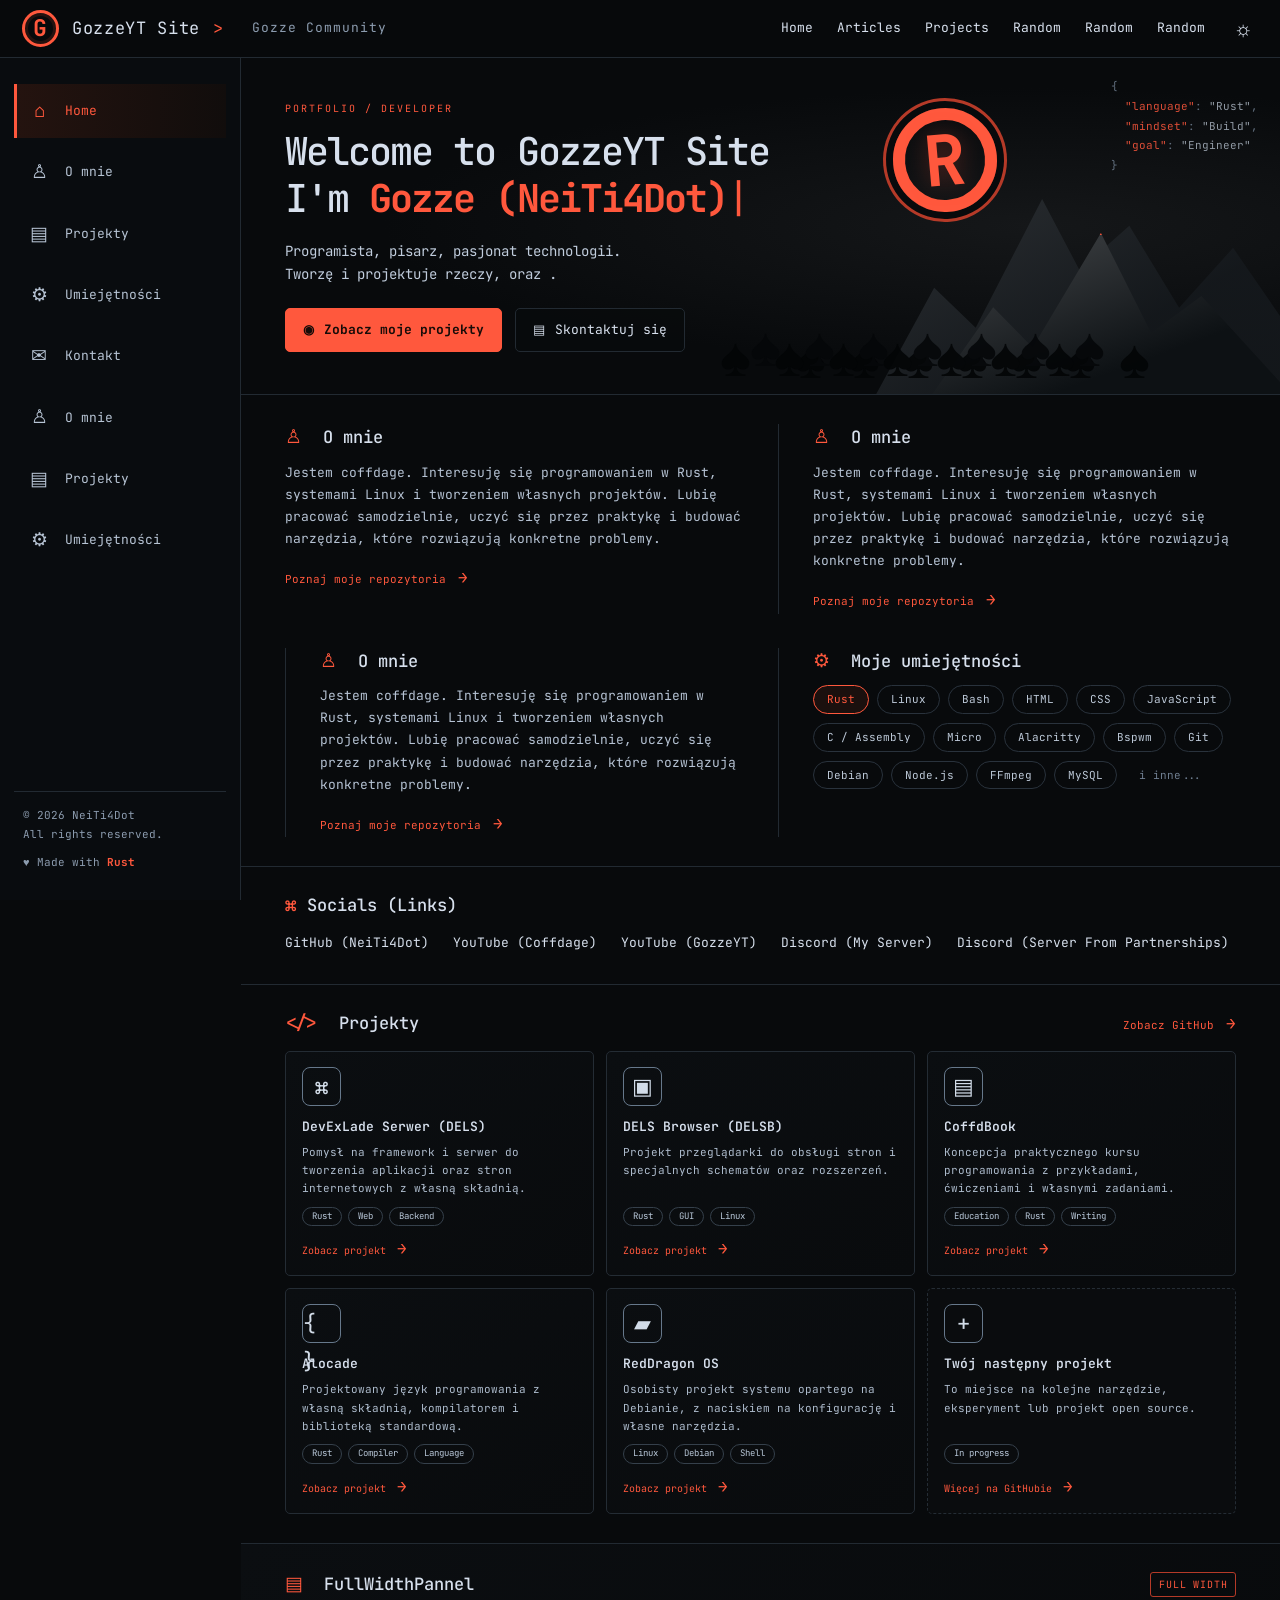
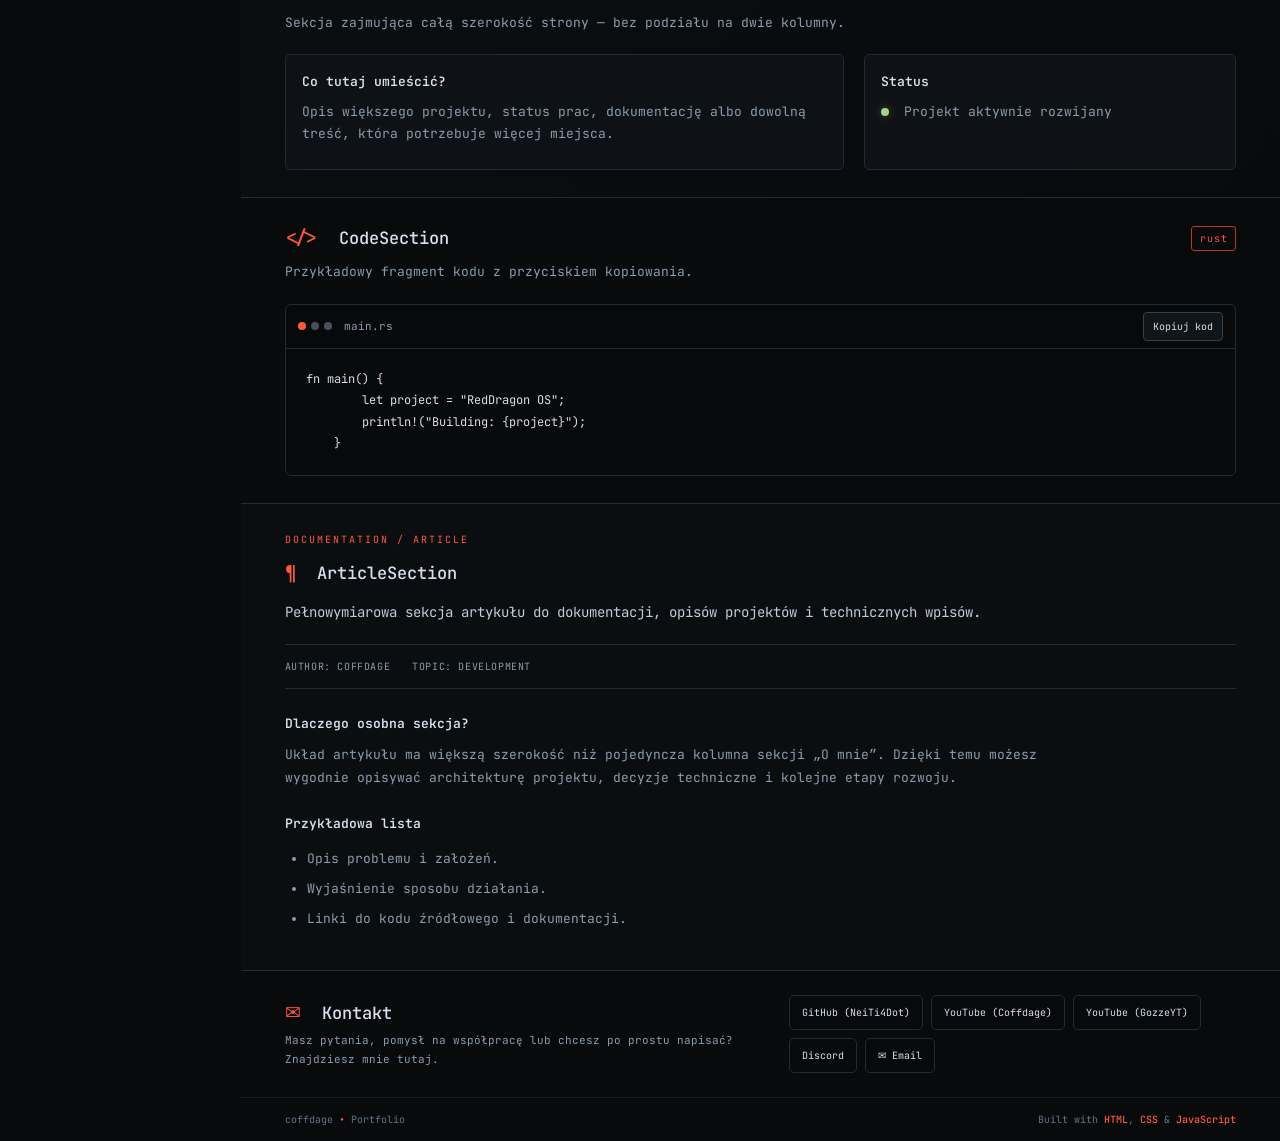
<file: docs/index.html>
<!doctype html>
<html lang="pl">
<head>
  <meta charset="utf-8">
  <meta name="viewport" content="width=device-width, initial-scale=1">
  <meta name="theme-color" content="#080a0c">
  <meta name="description" content="coffdage — Rust developer, Linux enthusiast and creator of independent software projects.">
  <title>GozzyYT Homepage</title>
  <link rel="stylesheet" href="styles.css">
</head>
<body>
  <header class="topbar">
    <a class="brand" href="#home" aria-label="coffdage — strona główna">
      <span class="rust-mark" aria-hidden="true">G</span><span>GozzeYT Site</span><span class="prompt">&gt;</span>
    </a>
    <span class="tagline">Gozze Community</span>
    <nav class="social-nav" aria-label="Linki społecznościowe">
      <a href="index.html" rel="noreferrer"><span>Home</span></a>
      <a href="sites/articles/index.html" rel="noreferrer"><span>Articles</span></a>
      <a href="sites/projects/index.html" rel="noreferrer"><span>Projects</span></a>
      <a href="" rel="noreferrer"><span>Random</span></a>
      <a href="" rel="noreferrer"><span>Random</span></a>
      <a href="" rel="noreferrer"><span>Random</span></a>
      <button class="theme-toggle" id="themeToggle" aria-label="Przełącz motyw" title="Przełącz motyw">☼</button>
      <button class="menu-toggle" id="menuToggle" aria-label="Otwórz menu" aria-expanded="false">☰</button>
    </nav>
  </header>

  <aside class="sidebar" id="sidebar">
    <nav class="side-nav" aria-label="Nawigacja">
      <a class="active" href="#home"><span>⌂</span> Home</a>
      <a href="#about"><span>♙</span> O mnie</a>
      <a href="#projects"><span>▤</span> Projekty</a>
      <a href="#skills"><span>⚙</span> Umiejętności</a>
      <a href="#contact"><span>✉</span> Kontakt</a>
      <a href="#about"><span>♙</span> O mnie</a>
      <a href="#projects"><span>▤</span> Projekty</a>
      <a href="#skills"><span>⚙</span> Umiejętności</a>
    </nav>
    <footer class="sidebar-footer">
      <p>© <span id="year"></span> NeiTi4Dot<br>All rights reserved.</p>
      <p>♥ Made with <b>Rust</b></p>
    </footer>
  </aside>

  <main>
    <section class="hero" id="home">
      <div class="hero-copy">
        <p class="eyebrow">PORTFOLIO / DEVELOPER</p>
        <h1>Welcome to GozzeYT Site<br> I'm <span class="hero-name">Gozze (NeiTi4Dot)</span><span class="caret">|</span></h1>
        <p class="hero-subtitle">Programista, pisarz, pasjonat technologii.<br>Tworzę i projektuje rzeczy, oraz .</p>
        <div class="hero-actions">
          <a class="button button-primary" href="#projects"><span>◉</span> Zobacz moje projekty</a>
          <a class="button button-secondary" href="#contact"><span>▤</span> Skontaktuj się</a>
        </div>
      </div>
      <div class="hero-art" aria-hidden="true">
        <div class="code-float">{<br>&nbsp; <i>"language"</i>: <b>"Rust"</b>,<br>&nbsp; <i>"mindset"</i>: <b>"Build"</b>,<br>&nbsp; <i>"goal"</i>: <b>"Engineer"</b><br>}</div>
        <div class="rust-emblem">R</div>
        <div class="mountain mountain-back"></div>
        <div class="mountain mountain-front"></div>
        <div class="forest">♠　♠　♠　♠　♠　♠　♠</div>
      </div>
    </section>

    <section class="overview">
      <article class="about-block" id="about">
        <h2><span class="section-icon">♙</span> O mnie</h2>
        <p>Jestem coffdage. Interesuję się programowaniem w Rust, systemami Linux i tworzeniem własnych projektów. Lubię pracować samodzielnie, uczyć się przez praktykę i budować narzędzia, które rozwiązują konkretne problemy.</p>
        <a class="text-link" href="https://github.com/coffdage" target="_blank" rel="noreferrer">Poznaj moje repozytoria <span>→</span></a>
      </article>

      <article class="about-block" id="about">
        <h2><span class="section-icon">♙</span> O mnie</h2>
        <p>Jestem coffdage. Interesuję się programowaniem w Rust, systemami Linux i tworzeniem własnych projektów. Lubię pracować samodzielnie, uczyć się przez praktykę i budować narzędzia, które rozwiązują konkretne problemy.</p>
        <a class="text-link" href="https://github.com/coffdage" target="_blank" rel="noreferrer">Poznaj moje repozytoria <span>→</span></a>
      </article>

      <article class="about-block" id="about">
        <h2><span class="section-icon">♙</span> O mnie</h2>
        <p>Jestem coffdage. Interesuję się programowaniem w Rust, systemami Linux i tworzeniem własnych projektów. Lubię pracować samodzielnie, uczyć się przez praktykę i budować narzędzia, które rozwiązują konkretne problemy.</p>
        <a class="text-link" href="https://github.com/coffdage" target="_blank" rel="noreferrer">Poznaj moje repozytoria <span>→</span></a>
      </article>
      
      <article class="skills-block" id="skills">
        <h2><span class="section-icon">⚙</span> Moje umiejętności</h2>
        <div class="skill-list">
          <span class="skill rust">Rust</span><span class="skill">Linux</span><span class="skill">Bash</span>
          <span class="skill">HTML</span><span class="skill">CSS</span><span class="skill">JavaScript</span>
          <span class="skill">C / Assembly</span><span class="skill">Micro</span><span class="skill">Alacritty</span>
          <span class="skill">Bspwm</span><span class="skill">Git</span><span class="skill">Debian</span>
          <span class="skill">Node.js</span><span class="skill">FFmpeg</span><span class="skill">MySQL</span>
          <span class="skill more-skills">i inne...</span>
        </div>
      </article>
    </section>

    <section class="projects-section" id="projects">
      <div class="section-heading">
        <h2><span class="section-icon">⌘</span>Socials (Links)</h2>
      </div>
      <nav class="social-nav" aria-label="Linki społecznościowe">
        <a href="https://github.com/coffdage" target="_blank" rel="noreferrer"><span>GitHub (NeiTi4Dot)</span></a>
        <a href="https://youtube.com/@coffdage" target="_blank" rel="noreferrer"><span>YouTube (Coffdage)</span></a>
        <a href="https://youtube.com/@GozzeYT" target="_blank" rel="noreferrer"><span>YouTube (GozzeYT)</span></a>
        <a href="https://discord.gg/Fu5HmcG9Us" target="_blank" rel="noreferrer"><span>Discord (My Server)</span></a>
        <a href="https://discord.gg/Wr8bBkdBAF" target="_blank" rel="noreferrer"><span>Discord (Server From Partnerships)</span></a>
      </nav>
    </section>

    <section class="projects-section" id="projects">
      <div class="section-heading">
        <h2><span class="section-icon">&lt;/&gt;</span> Projekty</h2>
        <a class="text-link" href="https://github.com/coffdage" target="_blank" rel="noreferrer">Zobacz GitHub <span>→</span></a>
      </div>
      <div class="project-grid">
        <article class="project-card">
          <div class="project-icon">⌘</div><h3>DevExLade Serwer (DELS)</h3>
          <p>Pomysł na framework i serwer do tworzenia aplikacji oraz stron internetowych z własną składnią.</p>
          <div class="tags"><span>Rust</span><span>Web</span><span>Backend</span></div>
          <a class="text-link project-link" href="https://github.com/coffdage">Zobacz projekt <span>→</span></a>
        </article>
        <article class="project-card">
          <div class="project-icon">▣</div><h3>DELS Browser (DELSB)</h3>
          <p>Projekt przeglądarki do obsługi stron i specjalnych schematów oraz rozszerzeń.</p>
          <div class="tags"><span>Rust</span><span>GUI</span><span>Linux</span></div>
          <a class="text-link project-link" href="https://github.com/coffdage">Zobacz projekt <span>→</span></a>
        </article>
        <article class="project-card">
          <div class="project-icon">▤</div><h3>CoffdBook</h3>
          <p>Koncepcja praktycznego kursu programowania z przykładami, ćwiczeniami i własnymi zadaniami.</p>
          <div class="tags"><span>Education</span><span>Rust</span><span>Writing</span></div>
          <a class="text-link project-link" href="https://github.com/coffdage">Zobacz projekt <span>→</span></a>
        </article>
        <article class="project-card">
          <div class="project-icon">{ }</div><h3>Alocade</h3>
          <p>Projektowany język programowania z własną składnią, kompilatorem i biblioteką standardową.</p>
          <div class="tags"><span>Rust</span><span>Compiler</span><span>Language</span></div>
          <a class="text-link project-link" href="https://github.com/coffdage">Zobacz projekt <span>→</span></a>
        </article>
        <article class="project-card">
          <div class="project-icon">▰</div><h3>RedDragon OS</h3>
          <p>Osobisty projekt systemu opartego na Debianie, z naciskiem na konfigurację i własne narzędzia.</p>
          <div class="tags"><span>Linux</span><span>Debian</span><span>Shell</span></div>
          <a class="text-link project-link" href="https://github.com/coffdage">Zobacz projekt <span>→</span></a>
        </article>
        <article class="project-card add-card">
          <div class="project-icon">+</div><h3>Twój następny projekt</h3>
          <p>To miejsce na kolejne narzędzie, eksperyment lub projekt open source.</p>
          <div class="tags"><span>In progress</span></div>
          <a class="text-link project-link" href="https://github.com/coffdage">Więcej na GitHubie <span>→</span></a>
        </article>
      </div>
    </section>

    <!-- Full-width panel: occupies the complete main content width -->
        <section class="full-width-panel" id="full-width-panel">
          <div class="section-heading">
            <h2><span class="section-icon">▤</span> FullWidthPannel</h2>
            <span class="panel-label">FULL WIDTH</span>
          </div>
          <p class="panel-lead">Sekcja zajmująca całą szerokość strony — bez podziału na dwie kolumny.</p>
          <div class="panel-columns">
            <div>
              <h3>Co tutaj umieścić?</h3>
              <p>Opis większego projektu, status prac, dokumentację albo dowolną treść, która potrzebuje więcej miejsca.</p>
            </div>
            <div>
              <h3>Status</h3>
              <p><span class="status-dot"></span> Projekt aktywnie rozwijany</p>
            </div>
          </div>
        </section>
    
        <!-- Code section: full-width code example with copy button -->
        <section class="code-section" id="code">
          <div class="section-heading">
            <h2><span class="section-icon">&lt;/&gt;</span> CodeSection</h2>
            <span class="code-language">rust</span>
          </div>
          <p class="section-description">Przykładowy fragment kodu z przyciskiem kopiowania.</p>
          <div class="code-window">
            <div class="code-window-bar">
              <div class="window-dots" aria-hidden="true"><i></i><i></i><i></i></div>
              <span>main.rs</span>
              <button class="copy-code" type="button" data-copy-target="rust-example">Kopiuj kod</button>
            </div>
            <pre><code id="rust-example">fn main() {
        let project = "RedDragon OS";
        println!("Building: {project}");
    }</code></pre>
          </div>
        </section>
    
        <!-- Article section: full-width article layout -->
        <section class="article-section" id="article">
          <article class="article-content">
            <p class="eyebrow">DOCUMENTATION / ARTICLE</p>
            <h2><span class="section-icon">¶</span> ArticleSection</h2>
            <p class="article-intro">Pełnowymiarowa sekcja artykułu do dokumentacji, opisów projektów i technicznych wpisów.</p>
            <div class="article-meta"><span>AUTHOR: COFFDAGE</span><span>TOPIC: DEVELOPMENT</span></div>
            <div class="article-body">
              <h3>Dlaczego osobna sekcja?</h3>
              <p>Układ artykułu ma większą szerokość niż pojedyncza kolumna sekcji „O mnie”. Dzięki temu możesz wygodnie opisywać architekturę projektu, decyzje techniczne i kolejne etapy rozwoju.</p>
              <h3>Przykładowa lista</h3>
              <ul>
                <li>Opis problemu i założeń.</li>
                <li>Wyjaśnienie sposobu działania.</li>
                <li>Linki do kodu źródłowego i dokumentacji.</li>
              </ul>
            </div>
          </article>
        </section>

    <section class="contact-section" id="contact">
      <div><h2><span class="section-icon">✉</span> Kontakt</h2><p>Masz pytania, pomysł na współpracę lub chcesz po prostu napisać? Znajdziesz mnie tutaj.</p></div>
      <div class="contact-links">
        <a class="button button-secondary" href="https://github.com/NeiTi4Dot" target="_blank" rel="noreferrer">GitHub (NeiTi4Dot)</a>
        <a class="button button-secondary" href="https://youtube.com/@coffdage" target="_blank" rel="noreferrer">YouTube (Coffdage)</a>
        <a class="button button-secondary" href="https://youtube.com/@GozzeYT" target="_blank" rel="noreferrer">YouTube (GozzeYT)</a>
        <a class="button button-secondary" href="https://discord.gg/Fu5HmcG9Us" target="_blank" rel="noreferrer">Discord</a>
        <a class="button button-secondary" href="mailto:hello@coffdage.com">✉ Email</a>
      </div>
    </section>
    <footer class="main-footer"><span>coffdage <b>•</b> Portfolio</span><span>Built with <b>HTML</b>, <b>CSS</b> &amp; <b>JavaScript</b></span></footer>
  </main>
  <script src="script.js"></script>
</body>
</html>
</file>
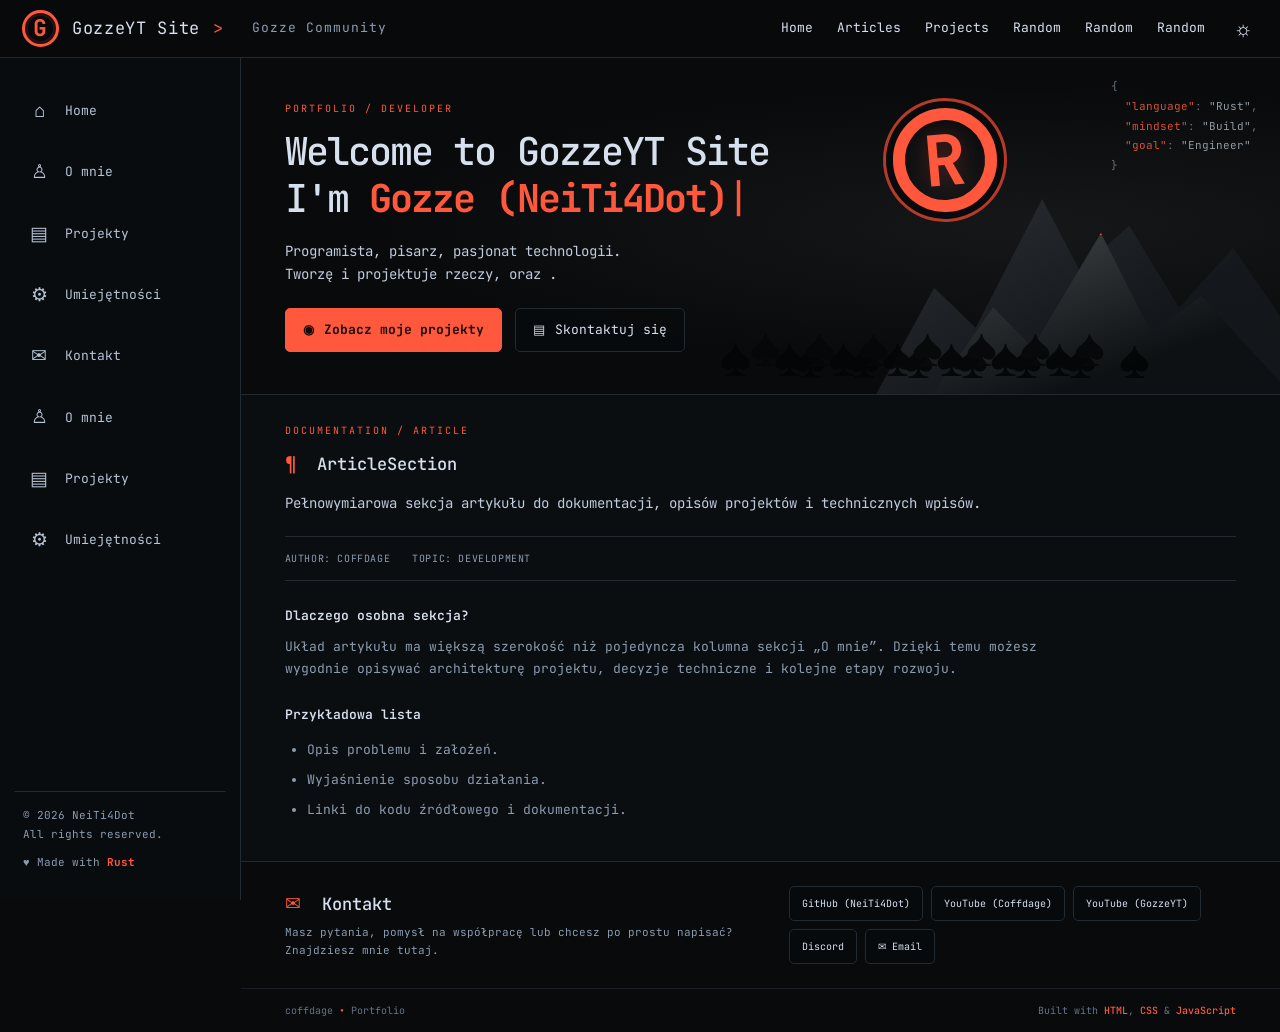
<file: docs/sites/articles/index.html>
<!doctype html>
<html lang="pl">
<head>
  <meta charset="utf-8">
  <meta name="viewport" content="width=device-width, initial-scale=1">
  <meta name="theme-color" content="#080a0c">
  <meta name="description" content="coffdage — Rust developer, Linux enthusiast and creator of independent software projects.">
  <title>GozzyYT Homepage</title>
  <link rel="stylesheet" href="styles.css">
</head>
<body>
  <header class="topbar">
    <a class="brand" href="#home" aria-label="coffdage — strona główna">
      <span class="rust-mark" aria-hidden="true">G</span><span>GozzeYT Site</span><span class="prompt">&gt;</span>
    </a>
    <span class="tagline">Gozze Community</span>
    <nav class="social-nav" aria-label="Linki społecznościowe">
      <a href="../../index.html" rel="noreferrer"><span>Home</span></a>
      <a href="index.html" rel="noreferrer"><span>Articles</span></a>
      <a href="../projects/index.html" rel="noreferrer"><span>Projects</span></a>
      <a href="" rel="noreferrer"><span>Random</span></a>
      <a href="" rel="noreferrer"><span>Random</span></a>
      <a href="" rel="noreferrer"><span>Random</span></a>
      <button class="theme-toggle" id="themeToggle" aria-label="Przełącz motyw" title="Przełącz motyw">☼</button>
      <button class="menu-toggle" id="menuToggle" aria-label="Otwórz menu" aria-expanded="false">☰</button>
    </nav>
  </header>

  <aside class="sidebar" id="sidebar">
    <nav class="side-nav" aria-label="Nawigacja">
      <a class="active" href="#home"><span>⌂</span> Home</a>
      <a href="#about"><span>♙</span> O mnie</a>
      <a href="#projects"><span>▤</span> Projekty</a>
      <a href="#skills"><span>⚙</span> Umiejętności</a>
      <a href="#contact"><span>✉</span> Kontakt</a>
      <a href="#about"><span>♙</span> O mnie</a>
      <a href="#projects"><span>▤</span> Projekty</a>
      <a href="#skills"><span>⚙</span> Umiejętności</a>
    </nav>
    <footer class="sidebar-footer">
      <p>© <span id="year"></span> NeiTi4Dot<br>All rights reserved.</p>
      <p>♥ Made with <b>Rust</b></p>
    </footer>
  </aside>

  <main>
    <section class="hero" id="home">
      <div class="hero-copy">
        <p class="eyebrow">PORTFOLIO / DEVELOPER</p>
        <h1>Welcome to GozzeYT Site<br> I'm <span class="hero-name">Gozze (NeiTi4Dot)</span><span class="caret">|</span></h1>
        <p class="hero-subtitle">Programista, pisarz, pasjonat technologii.<br>Tworzę i projektuje rzeczy, oraz .</p>
        <div class="hero-actions">
          <a class="button button-primary" href="#projects"><span>◉</span> Zobacz moje projekty</a>
          <a class="button button-secondary" href="#contact"><span>▤</span> Skontaktuj się</a>
        </div>
      </div>
      <div class="hero-art" aria-hidden="true">
        <div class="code-float">{<br>&nbsp; <i>"language"</i>: <b>"Rust"</b>,<br>&nbsp; <i>"mindset"</i>: <b>"Build"</b>,<br>&nbsp; <i>"goal"</i>: <b>"Engineer"</b><br>}</div>
        <div class="rust-emblem">R</div>
        <div class="mountain mountain-back"></div>
        <div class="mountain mountain-front"></div>
        <div class="forest">♠　♠　♠　♠　♠　♠　♠</div>
      </div>
    </section>
    
        <!-- Article section: full-width article layout -->
        <section class="article-section" id="article">
          <article class="article-content">
            <p class="eyebrow">DOCUMENTATION / ARTICLE</p>
            <h2><span class="section-icon">¶</span> ArticleSection</h2>
            <p class="article-intro">Pełnowymiarowa sekcja artykułu do dokumentacji, opisów projektów i technicznych wpisów.</p>
            <div class="article-meta"><span>AUTHOR: COFFDAGE</span><span>TOPIC: DEVELOPMENT</span></div>
            <div class="article-body">
              <h3>Dlaczego osobna sekcja?</h3>
              <p>Układ artykułu ma większą szerokość niż pojedyncza kolumna sekcji „O mnie”. Dzięki temu możesz wygodnie opisywać architekturę projektu, decyzje techniczne i kolejne etapy rozwoju.</p>
              <h3>Przykładowa lista</h3>
              <ul>
                <li>Opis problemu i założeń.</li>
                <li>Wyjaśnienie sposobu działania.</li>
                <li>Linki do kodu źródłowego i dokumentacji.</li>
              </ul>
            </div>
          </article>
        </section>

    <section class="contact-section" id="contact">
      <div><h2><span class="section-icon">✉</span> Kontakt</h2><p>Masz pytania, pomysł na współpracę lub chcesz po prostu napisać? Znajdziesz mnie tutaj.</p></div>
      <div class="contact-links">
        <a class="button button-secondary" href="https://github.com/NeiTi4Dot" target="_blank" rel="noreferrer">GitHub (NeiTi4Dot)</a>
        <a class="button button-secondary" href="https://youtube.com/@coffdage" target="_blank" rel="noreferrer">YouTube (Coffdage)</a>
        <a class="button button-secondary" href="https://youtube.com/@GozzeYT" target="_blank" rel="noreferrer">YouTube (GozzeYT)</a>
        <a class="button button-secondary" href="https://discord.gg/Fu5HmcG9Us" target="_blank" rel="noreferrer">Discord</a>
        <a class="button button-secondary" href="mailto:hello@coffdage.com">✉ Email</a>
      </div>
    </section>
    <footer class="main-footer"><span>coffdage <b>•</b> Portfolio</span><span>Built with <b>HTML</b>, <b>CSS</b> &amp; <b>JavaScript</b></span></footer>
  </main>
  <script src="script.js"></script>
</body>
</html>
</file>
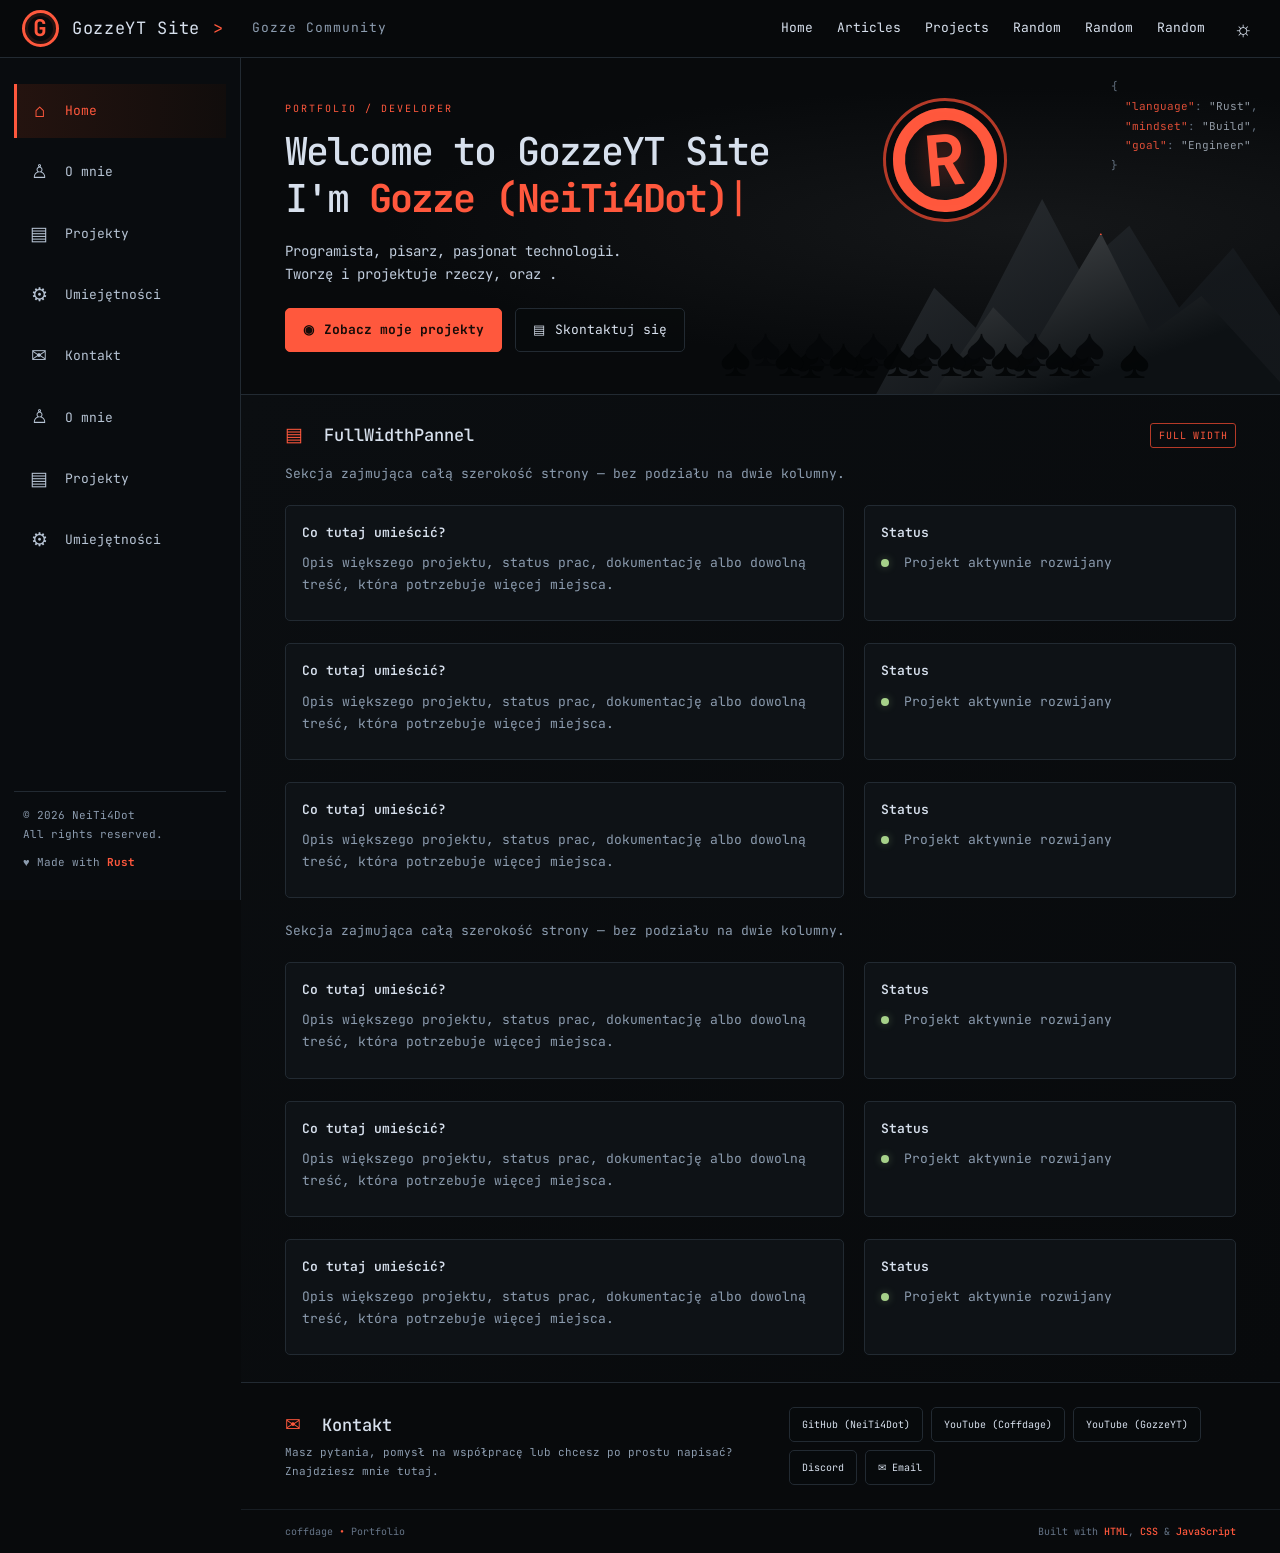
<file: docs/sites/projects/index.html>
<!doctype html>
<html lang="pl">
<head>
  <meta charset="utf-8">
  <meta name="viewport" content="width=device-width, initial-scale=1">
  <meta name="theme-color" content="#080a0c">
  <meta name="description" content="coffdage — Rust developer, Linux enthusiast and creator of independent software projects.">
  <title>GozzyYT Homepage</title>
  <link rel="stylesheet" href="styles.css">
</head>
<body>
  <header class="topbar">
    <a class="brand" href="#home" aria-label="coffdage — strona główna">
      <span class="rust-mark" aria-hidden="true">G</span><span>GozzeYT Site</span><span class="prompt">&gt;</span>
    </a>
    <span class="tagline">Gozze Community</span>
    <nav class="social-nav" aria-label="Linki społecznościowe">
      <a href="../../index.html" rel="noreferrer"><span>Home</span></a>
      <a href="../articles/index.html" rel="noreferrer"><span>Articles</span></a>
      <a href="index.html" rel="noreferrer"><span>Projects</span></a>
      <a href="" rel="noreferrer"><span>Random</span></a>
      <a href="" rel="noreferrer"><span>Random</span></a>
      <a href="" rel="noreferrer"><span>Random</span></a>
      <button class="theme-toggle" id="themeToggle" aria-label="Przełącz motyw" title="Przełącz motyw">☼</button>
      <button class="menu-toggle" id="menuToggle" aria-label="Otwórz menu" aria-expanded="false">☰</button>
    </nav>
  </header>

  <aside class="sidebar" id="sidebar">
    <nav class="side-nav" aria-label="Nawigacja">
      <a class="active" href="#home"><span>⌂</span> Home</a>
      <a href="#about"><span>♙</span> O mnie</a>
      <a href="#projects"><span>▤</span> Projekty</a>
      <a href="#skills"><span>⚙</span> Umiejętności</a>
      <a href="#contact"><span>✉</span> Kontakt</a>
      <a href="#about"><span>♙</span> O mnie</a>
      <a href="#projects"><span>▤</span> Projekty</a>
      <a href="#skills"><span>⚙</span> Umiejętności</a>
    </nav>
    <footer class="sidebar-footer">
      <p>© <span id="year"></span> NeiTi4Dot<br>All rights reserved.</p>
      <p>♥ Made with <b>Rust</b></p>
    </footer>
  </aside>

  <main>
    <section class="hero" id="home">
      <div class="hero-copy">
        <p class="eyebrow">PORTFOLIO / DEVELOPER</p>
        <h1>Welcome to GozzeYT Site<br> I'm <span class="hero-name">Gozze (NeiTi4Dot)</span><span class="caret">|</span></h1>
        <p class="hero-subtitle">Programista, pisarz, pasjonat technologii.<br>Tworzę i projektuje rzeczy, oraz .</p>
        <div class="hero-actions">
          <a class="button button-primary" href="#projects"><span>◉</span> Zobacz moje projekty</a>
          <a class="button button-secondary" href="#contact"><span>▤</span> Skontaktuj się</a>
        </div>
      </div>
      <div class="hero-art" aria-hidden="true">
        <div class="code-float">{<br>&nbsp; <i>"language"</i>: <b>"Rust"</b>,<br>&nbsp; <i>"mindset"</i>: <b>"Build"</b>,<br>&nbsp; <i>"goal"</i>: <b>"Engineer"</b><br>}</div>
        <div class="rust-emblem">R</div>
        <div class="mountain mountain-back"></div>
        <div class="mountain mountain-front"></div>
        <div class="forest">♠　♠　♠　♠　♠　♠　♠</div>
      </div>
    </section>

    <!-- Full-width panel: occupies the complete main content width -->
        <section class="full-width-panel" id="full-width-panel">
          <div class="section-heading">
            <h2><span class="section-icon">▤</span> FullWidthPannel</h2>
            <span class="panel-label">FULL WIDTH</span>
          </div>
          <p class="panel-lead">Sekcja zajmująca całą szerokość strony — bez podziału na dwie kolumny.</p>
          <div class="panel-columns">
            <div>
              <h3>Co tutaj umieścić?</h3>
              <p>Opis większego projektu, status prac, dokumentację albo dowolną treść, która potrzebuje więcej miejsca.</p>
            </div>
            <div>
              <h3>Status</h3>
              <p><span class="status-dot"></span> Projekt aktywnie rozwijany</p>
            </div>
          </div><br>
          <div class="panel-columns">
            <div>
              <h3>Co tutaj umieścić?</h3>
              <p>Opis większego projektu, status prac, dokumentację albo dowolną treść, która potrzebuje więcej miejsca.</p>
            </div>
            <div>
              <h3>Status</h3>
              <p><span class="status-dot"></span> Projekt aktywnie rozwijany</p>
            </div>
          </div><br>
          <div class="panel-columns">
            <div>
              <h3>Co tutaj umieścić?</h3>
              <p>Opis większego projektu, status prac, dokumentację albo dowolną treść, która potrzebuje więcej miejsca.</p>
            </div>
            <div>
              <h3>Status</h3>
              <p><span class="status-dot"></span> Projekt aktywnie rozwijany</p>
            </div>
          </div><br>
          <p class="panel-lead">Sekcja zajmująca całą szerokość strony — bez podziału na dwie kolumny.</p>
          <div class="panel-columns">
            <div>
              <h3>Co tutaj umieścić?</h3>
              <p>Opis większego projektu, status prac, dokumentację albo dowolną treść, która potrzebuje więcej miejsca.</p>
            </div>
            <div>
              <h3>Status</h3>
              <p><span class="status-dot"></span> Projekt aktywnie rozwijany</p>
            </div>
          </div><br>
          <div class="panel-columns">
            <div>
              <h3>Co tutaj umieścić?</h3>
              <p>Opis większego projektu, status prac, dokumentację albo dowolną treść, która potrzebuje więcej miejsca.</p>
            </div>
            <div>
              <h3>Status</h3>
              <p><span class="status-dot"></span> Projekt aktywnie rozwijany</p>
            </div>
          </div><br>
          <div class="panel-columns">
            <div>
              <h3>Co tutaj umieścić?</h3>
              <p>Opis większego projektu, status prac, dokumentację albo dowolną treść, która potrzebuje więcej miejsca.</p>
            </div>
            <div>
              <h3>Status</h3>
              <p><span class="status-dot"></span> Projekt aktywnie rozwijany</p>
            </div>
          </div>
        </section>

    <section class="contact-section" id="contact">
      <div><h2><span class="section-icon">✉</span> Kontakt</h2><p>Masz pytania, pomysł na współpracę lub chcesz po prostu napisać? Znajdziesz mnie tutaj.</p></div>
      <div class="contact-links">
        <a class="button button-secondary" href="https://github.com/NeiTi4Dot" target="_blank" rel="noreferrer">GitHub (NeiTi4Dot)</a>
        <a class="button button-secondary" href="https://youtube.com/@coffdage" target="_blank" rel="noreferrer">YouTube (Coffdage)</a>
        <a class="button button-secondary" href="https://youtube.com/@GozzeYT" target="_blank" rel="noreferrer">YouTube (GozzeYT)</a>
        <a class="button button-secondary" href="https://discord.gg/Fu5HmcG9Us" target="_blank" rel="noreferrer">Discord</a>
        <a class="button button-secondary" href="mailto:hello@coffdage.com">✉ Email</a>
      </div>
    </section>
    <footer class="main-footer"><span>coffdage <b>•</b> Portfolio</span><span>Built with <b>HTML</b>, <b>CSS</b> &amp; <b>JavaScript</b></span></footer>
  </main>
  <script src="script.js"></script>
</body>
</html>
</file>
<file: docs/styles.css>
@import url('https://fonts.googleapis.com/css2?family=JetBrains+Mono:wght@400;500;600;700&display=swap');

:root {
  color-scheme: dark;
  --bg: #080a0c;
  --panel: #0b0e11;
  --panel-soft: #0e1216;
  --border: #222a32;
  --text: #d7e0ed;
  --muted: #8c9caf;
  --orange: #ff583d;
  --orange-soft: #b53a28;
  --green: #a6d189;
  --font: 'JetBrains Mono', 'Cascadia Code', monospace;
}
* { box-sizing: border-box; }
html { scroll-behavior: smooth; scroll-padding-top: 76px; }
body { margin: 0; background: var(--bg); color: var(--text); font-family: var(--font); font-size: 13px; line-height: 1.7; }
a { color: inherit; text-decoration: none; }
button { font: inherit; }
.topbar { height: 58px; position: fixed; z-index: 20; inset: 0 0 auto; display: flex; align-items: center; gap: 28px; padding: 0 22px; background: rgba(8,10,12,.94); border-bottom: 1px solid var(--border); backdrop-filter: blur(14px); }
.brand { display: flex; align-items: center; gap: 13px; font-size: 17px; letter-spacing: .04em; white-space: nowrap; }
.rust-mark { display: grid; place-items: center; width: 37px; height: 37px; border: 3px solid var(--orange); color: var(--orange); font-weight: 700; font-size: 23px; line-height: 1; border-radius: 50%; box-shadow: 0 0 0 3px #25120f inset; }
.prompt, .orange { color: var(--orange); }
.tagline { color: var(--muted); letter-spacing: .08em; }
.social-nav { margin-left: auto; display: flex; align-items: center; gap: 24px; }
.social-nav a { display: flex; gap: 8px; align-items: center; color: var(--text); }
.social-nav a:hover, .text-link:hover { color: var(--orange); }
.theme-toggle, .menu-toggle { background: transparent; color: var(--text); border: 0; cursor: pointer; font-size: 22px; padding: 4px 8px; }
.menu-toggle { display: none; }
.sidebar { position: fixed; top: 58px; bottom: 0; left: 0; width: 241px; padding: 26px 14px 18px; display: flex; flex-direction: column; background: #090c0f; border-right: 1px solid var(--border); z-index: 15; }
.side-nav { display: grid; gap: 7px; }
.side-nav a { display: flex; gap: 17px; align-items: center; padding: 11px 13px; border-left: 3px solid transparent; color: #b7c4d4; }
.side-nav a span { font-size: 19px; width: 18px; text-align: center; }
.side-nav a:hover, .side-nav a.active { color: var(--orange); background: linear-gradient(90deg, #24130f, #110d0c); border-left-color: var(--orange); }
.terminal { margin-top: 39px; padding: 17px 9px; border-top: 1px solid var(--border); color: #b8c6d7; line-height: 1.45; }
.terminal p { margin: 4px 0; }
.terminal .muted { color: #7990a8; }
.terminal-command { margin-top: 20px !important; }
.terminal-cursor { margin-top: 15px !important; }
.terminal-cursor span { color: var(--orange); animation: blink 1s steps(2, start) infinite; }
@keyframes blink { to { visibility: hidden; } }
.sidebar-footer { margin-top: auto; border-top: 1px solid var(--border); padding: 14px 9px 0; color: var(--muted); font-size: 11px; }
.sidebar-footer p { margin: 0 0 10px; }
.sidebar-footer b { color: var(--orange); }
main { margin-left: 241px; padding-top: 58px; }
.hero { min-height: 322px; position: relative; display: flex; align-items: center; overflow: hidden; padding: 42px 4.2%; border-bottom: 1px solid var(--border); isolation: isolate; }
.hero::after { content: ""; position: absolute; inset: 0; z-index: -1; background: radial-gradient(ellipse at 76% 50%, #151719 0%, #080a0c 58%); }
.hero-copy { position: relative; z-index: 2; }
.eyebrow { color: var(--orange); font-size: 10px; letter-spacing: .2em; margin: 0 0 12px; }
h1 { font-size: clamp(32px, 3vw, 47px); line-height: 1.22; font-weight: 500; letter-spacing: -.05em; margin: 0; }
.hero-name { color: var(--orange); font-weight: 700; }
.caret { color: var(--orange); font-weight: 400; animation: blink 1s steps(2, start) infinite; }
.hero-subtitle { font-size: 14px; color: #c0ccdc; margin: 17px 0 21px; }
.hero-actions { display: flex; flex-wrap: wrap; gap: 13px; }
.button { display: inline-flex; justify-content: center; align-items: center; gap: 10px; padding: 10px 17px; border: 1px solid var(--border); border-radius: 5px; transition: transform .18s, border-color .18s, background .18s; white-space: nowrap; }
.button:hover { transform: translateY(-2px); border-color: var(--orange); }
.button-primary { background: var(--orange); border-color: var(--orange); color: #160b08; font-weight: 700; }
.button-primary:hover { background: #ff725b; }
.button-secondary { background: rgba(8,10,12,.7); }
.hero-art { position: absolute; inset: 0 0 0 46%; overflow: hidden; z-index: 1; pointer-events: none; }
.code-float { position: absolute; z-index: 3; right: 4%; top: 19px; color: #718092; font-size: 11px; line-height: 1.8; opacity: .85; }
.code-float i { color: var(--orange); font-style: normal; }
.code-float b { color: #a8b2be; font-weight: 400; }
.rust-emblem { position: absolute; z-index: 3; left: 31%; top: 50px; width: 104px; height: 104px; border: 12px solid var(--orange); border-radius: 50%; display: grid; place-items: center; color: var(--orange); font-size: 70px; font-weight: 700; line-height: 1; text-shadow: 0 0 22px #ff583d45; box-shadow: 0 0 0 7px #080a0c, 0 0 0 10px var(--orange-soft); transform: rotate(-5deg); }
.mountain { position: absolute; right: -2%; bottom: 0; width: 74%; height: 66%; clip-path: polygon(0 100%, 14% 52%, 24% 70%, 40% 12%, 49% 44%, 61% 24%, 73% 61%, 86% 34%, 100% 72%, 100% 100%); }
.mountain-back { background: linear-gradient(150deg, #33373b, #15191d 66%); opacity: .85; }
.mountain-front { width: 64%; height: 48%; background: linear-gradient(160deg, #45484b, #0d1114 70%); clip-path: polygon(0 100%, 17% 46%, 28% 71%, 47% 0, 61% 62%, 75% 39%, 100% 100%); border-top: 2px solid var(--orange); }
.forest { position: absolute; bottom: -9px; right: 0; width: 100%; color: #030506; font-size: 55px; letter-spacing: -17px; white-space: nowrap; text-shadow: 30px -10px #050709, 75px 2px #030506; opacity: .9; }
.overview { display: grid; grid-template-columns: 1fr 1fr; border-bottom: 1px solid var(--border); padding: 29px 4.2%; gap: 34px; }
.overview article + article { border-left: 1px solid var(--border); padding-left: 34px; }
h2 { font-size: 17px; font-weight: 500; margin: 0 0 11px; line-height: 1.4; }
.section-icon { color: var(--orange); margin-right: 11px; font-size: 19px; }
.about-block p { color: #b6c3d4; margin: 0 0 14px; max-width: 640px; }
.text-link { color: var(--orange); font-size: 11px; transition: color .15s; }
.text-link span { font-size: 16px; padding-left: 5px; }
.skill-list { display: flex; flex-wrap: wrap; gap: 9px 8px; }
.skill { border: 1px solid #29323c; border-radius: 18px; padding: 4px 13px; color: #bdc9d8; font-size: 11px; }
.skill.rust { border-color: var(--orange); color: var(--orange); background: #1b100e; }
.skill.more-skills { border-color: transparent; color: #6e7d8f; }
.projects-section { padding: 25px 4.2% 29px; border-bottom: 1px solid var(--border); }
.section-heading { display: flex; align-items: center; justify-content: space-between; margin-bottom: 14px; }
.section-heading h2 { margin: 0; }
.project-grid { display: grid; grid-template-columns: repeat(3, minmax(0, 1fr)); gap: 12px; }
.project-card { min-width: 0; border: 1px solid #242c34; border-radius: 5px; padding: 15px 16px 13px; background: linear-gradient(145deg, #0b0e11, #090b0d); transition: border-color .2s, transform .2s; }
.project-card:hover { border-color: #784034; transform: translateY(-3px); }
.project-icon { width: 39px; height: 39px; display: grid; place-items: center; border: 1px solid #66788b; border-radius: 8px; color: #d2dce8; font-size: 22px; margin-bottom: 10px; }
.project-card h3 { font-size: 13px; font-weight: 600; margin: 0 0 5px; overflow-wrap: anywhere; }
.project-card p { font-size: 11px; color: #aebccd; line-height: 1.65; margin: 0 0 9px; min-height: 55px; }
.tags { display: flex; flex-wrap: wrap; gap: 6px; margin-bottom: 9px; }
.tags span { font-size: 9px; border: 1px solid #35404b; border-radius: 12px; padding: 1px 9px; color: #b8c7d8; }
.project-link { font-size: 10px; }
.add-card { border-style: dashed; background: #0a0c0e; }
.contact-section { padding: 24px 4.2%; display: flex; justify-content: space-between; align-items: center; gap: 24px; }
.contact-section h2 { margin-bottom: 5px; }
.contact-section p { color: var(--muted); margin: 0; font-size: 11px; }
.contact-links { display: flex; flex-wrap: wrap; gap: 8px; }
.contact-links .button { padding: 8px 12px; font-size: 10px; }
.main-footer { display: flex; justify-content: space-between; padding: 13px 4.2%; border-top: 1px solid #171d23; color: #657487; font-size: 10px; }
.main-footer b { color: var(--orange); font-weight: 500; }
/* Optional light theme toggled by JavaScript */
body.light { --bg: #e9edf2; --panel: #f6f8fa; --panel-soft: #fff; --border: #cbd3dd; --text: #1e2936; --muted: #596b7f; }
body.light .topbar, body.light .sidebar { background: rgba(239,243,247,.96); }
body.light .hero::after { background: radial-gradient(ellipse at 76% 50%, #cbd1d7 0%, #e9edf2 58%); }
body.light .project-card { background: #f6f8fa; }
body.light .about-block p, body.light .hero-subtitle, body.light .project-card p { color: #46586c; }
body.light .button-secondary { background: #f4f6f8; }
body.light .mountain-back { background: linear-gradient(150deg, #a2aab3, #64717c 66%); }
body.light .mountain-front { background: linear-gradient(160deg, #7d8994, #3c4853 70%); }
body.light .forest { color: #66717a; }
@media (min-width: 1500px) { .project-grid { grid-template-columns: repeat(4, minmax(0, 1fr)); } .project-card p { min-height: 60px; } }
@media (max-width: 1120px) {
  .sidebar { width: 205px; } main { margin-left: 205px; }
  .hero-art { left: 51%; opacity: .8; } .rust-emblem { left: 22%; }
  .project-grid { grid-template-columns: repeat(2, minmax(0, 1fr)); }
  .contact-section { align-items: flex-start; flex-direction: column; }
  .social-nav { gap: 14px; }
}
@media (max-width: 760px) {
  .topbar { padding: 0 13px; gap: 12px; } .brand { font-size: 15px; gap: 8px; } .rust-mark { width: 31px; height: 31px; font-size: 19px; }
  .tagline, .social-nav a span { display: none; } .social-nav { gap: 7px; } .menu-toggle { display: inline-block; }
  .sidebar { transform: translateX(-100%); transition: transform .2s; width: 255px; box-shadow: 20px 0 40px #0005; }
  .sidebar.open { transform: translateX(0); }
  main { margin-left: 0; }
  .hero { min-height: 340px; padding: 38px 22px; }
  .hero-art { left: 35%; opacity: .35; } .hero-copy { z-index: 4; } .hero-name { font-size: 1.08em; }
  .code-float { display: none; } .rust-emblem { left: 36%; top: 60px; transform: scale(.8); }
  .overview { grid-template-columns: 1fr; padding: 25px 22px; gap: 25px; }
  .overview article + article { border-left: 0; border-top: 1px solid var(--border); padding: 24px 0 0; }
  .projects-section { padding: 24px 22px; } .project-grid { grid-template-columns: 1fr; }
  .project-card p { min-height: 0; }
  .contact-section { padding: 23px 22px; } .contact-links { gap: 7px; }
  .main-footer { padding: 13px 22px; gap: 10px; flex-direction: column; }
}
@media (prefers-reduced-motion: reduce) { *, *::before, *::after { scroll-behavior: auto !important; animation-duration: .01ms !important; transition-duration: .01ms !important; } }

/*ssssssssssss*/

/* === Full-width sections: append this to your existing styles.css === */
.full-width-panel,.code-section,.article-section{width:100%;padding:27px 4.2%;border-bottom:1px solid var(--border);min-width:0}
.full-width-panel{background:linear-gradient(135deg,var(--panel),var(--bg))}
.panel-label,.code-language{color:var(--orange);border:1px solid var(--orange-soft);border-radius:3px;padding:3px 8px;font-size:10px;letter-spacing:.08em}
.panel-lead,.section-description{color:var(--muted);margin:0 0 20px}
.panel-columns{display:grid;grid-template-columns:minmax(0,1.5fr) minmax(0,1fr);gap:20px}
.panel-columns>div{min-width:0;border:1px solid var(--border);background:var(--panel-soft);border-radius:5px;padding:16px}
.panel-columns h3,.article-body h3{font-size:13px;font-weight:600;margin:0 0 8px}
.panel-columns p,.article-body p,.article-body li{color:var(--muted);margin:0 0 8px}
.status-dot{display:inline-block;width:8px;height:8px;margin-right:7px;border-radius:50%;background:var(--green);box-shadow:0 0 8px #a6d18955}
.code-section .section-heading{margin-bottom:10px}
.code-window{overflow:hidden;border:1px solid var(--border);border-radius:6px;background:#07090b}
.code-window-bar{display:flex;align-items:center;gap:12px;min-height:42px;padding:7px 12px;border-bottom:1px solid #222a32;color:#8c9caf;font-size:11px}
.window-dots{display:flex;gap:5px}.window-dots i{display:block;width:8px;height:8px;border-radius:50%;background:#46515d}.window-dots i:first-child{background:var(--orange)}
.copy-code{margin-left:auto;border:1px solid #35404b;border-radius:4px;padding:5px 9px;color:var(--text);background:#10151a;cursor:pointer;font-size:10px}
.copy-code:hover{border-color:var(--orange);color:var(--orange)}
.code-window pre{margin:0;padding:20px;overflow-x:auto;color:#d7e0ed;font:12px/1.8 var(--font);tab-size:4}
.code-window code{font:inherit;white-space:pre}
.article-section{background:var(--panel)}.article-content{max-width:1000px;margin:0 auto}.article-content>.eyebrow{margin-top:0}.article-content h2{margin-bottom:12px}
.article-intro{color:#c0ccdc;font-size:14px;max-width:780px}
.article-meta{display:flex;flex-wrap:wrap;gap:10px 22px;padding:13px 0;margin:20px 0;border-top:1px solid var(--border);border-bottom:1px solid var(--border);color:var(--muted);font-size:10px;letter-spacing:.06em}
.article-body{max-width:780px}.article-body h3{margin:24px 0 9px;color:var(--text)}.article-body ul{padding-left:22px}
body.light .panel-columns>div{background:var(--panel-soft)}body.light .code-window{background:#151a20}body.light .code-window-bar{border-color:#303a45}body.light .article-intro{color:#46586c}
@media(max-width:760px){.full-width-panel,.code-section,.article-section{padding:24px 22px}.panel-columns{grid-template-columns:1fr}.article-meta{flex-direction:column;gap:7px}}
</file>
<file: docs/sites/articles/styles.css>
@import url('https://fonts.googleapis.com/css2?family=JetBrains+Mono:wght@400;500;600;700&display=swap');

:root {
  color-scheme: dark;
  --bg: #080a0c;
  --panel: #0b0e11;
  --panel-soft: #0e1216;
  --border: #222a32;
  --text: #d7e0ed;
  --muted: #8c9caf;
  --orange: #ff583d;
  --orange-soft: #b53a28;
  --green: #a6d189;
  --font: 'JetBrains Mono', 'Cascadia Code', monospace;
}
* { box-sizing: border-box; }
html { scroll-behavior: smooth; scroll-padding-top: 76px; }
body { margin: 0; background: var(--bg); color: var(--text); font-family: var(--font); font-size: 13px; line-height: 1.7; }
a { color: inherit; text-decoration: none; }
button { font: inherit; }
.topbar { height: 58px; position: fixed; z-index: 20; inset: 0 0 auto; display: flex; align-items: center; gap: 28px; padding: 0 22px; background: rgba(8,10,12,.94); border-bottom: 1px solid var(--border); backdrop-filter: blur(14px); }
.brand { display: flex; align-items: center; gap: 13px; font-size: 17px; letter-spacing: .04em; white-space: nowrap; }
.rust-mark { display: grid; place-items: center; width: 37px; height: 37px; border: 3px solid var(--orange); color: var(--orange); font-weight: 700; font-size: 23px; line-height: 1; border-radius: 50%; box-shadow: 0 0 0 3px #25120f inset; }
.prompt, .orange { color: var(--orange); }
.tagline { color: var(--muted); letter-spacing: .08em; }
.social-nav { margin-left: auto; display: flex; align-items: center; gap: 24px; }
.social-nav a { display: flex; gap: 8px; align-items: center; color: var(--text); }
.social-nav a:hover, .text-link:hover { color: var(--orange); }
.theme-toggle, .menu-toggle { background: transparent; color: var(--text); border: 0; cursor: pointer; font-size: 22px; padding: 4px 8px; }
.menu-toggle { display: none; }
.sidebar { position: fixed; top: 58px; bottom: 0; left: 0; width: 241px; padding: 26px 14px 18px; display: flex; flex-direction: column; background: #090c0f; border-right: 1px solid var(--border); z-index: 15; }
.side-nav { display: grid; gap: 7px; }
.side-nav a { display: flex; gap: 17px; align-items: center; padding: 11px 13px; border-left: 3px solid transparent; color: #b7c4d4; }
.side-nav a span { font-size: 19px; width: 18px; text-align: center; }
.side-nav a:hover, .side-nav a.active { color: var(--orange); background: linear-gradient(90deg, #24130f, #110d0c); border-left-color: var(--orange); }
.terminal { margin-top: 39px; padding: 17px 9px; border-top: 1px solid var(--border); color: #b8c6d7; line-height: 1.45; }
.terminal p { margin: 4px 0; }
.terminal .muted { color: #7990a8; }
.terminal-command { margin-top: 20px !important; }
.terminal-cursor { margin-top: 15px !important; }
.terminal-cursor span { color: var(--orange); animation: blink 1s steps(2, start) infinite; }
@keyframes blink { to { visibility: hidden; } }
.sidebar-footer { margin-top: auto; border-top: 1px solid var(--border); padding: 14px 9px 0; color: var(--muted); font-size: 11px; }
.sidebar-footer p { margin: 0 0 10px; }
.sidebar-footer b { color: var(--orange); }
main { margin-left: 241px; padding-top: 58px; }
.hero { min-height: 322px; position: relative; display: flex; align-items: center; overflow: hidden; padding: 42px 4.2%; border-bottom: 1px solid var(--border); isolation: isolate; }
.hero::after { content: ""; position: absolute; inset: 0; z-index: -1; background: radial-gradient(ellipse at 76% 50%, #151719 0%, #080a0c 58%); }
.hero-copy { position: relative; z-index: 2; }
.eyebrow { color: var(--orange); font-size: 10px; letter-spacing: .2em; margin: 0 0 12px; }
h1 { font-size: clamp(32px, 3vw, 47px); line-height: 1.22; font-weight: 500; letter-spacing: -.05em; margin: 0; }
.hero-name { color: var(--orange); font-weight: 700; }
.caret { color: var(--orange); font-weight: 400; animation: blink 1s steps(2, start) infinite; }
.hero-subtitle { font-size: 14px; color: #c0ccdc; margin: 17px 0 21px; }
.hero-actions { display: flex; flex-wrap: wrap; gap: 13px; }
.button { display: inline-flex; justify-content: center; align-items: center; gap: 10px; padding: 10px 17px; border: 1px solid var(--border); border-radius: 5px; transition: transform .18s, border-color .18s, background .18s; white-space: nowrap; }
.button:hover { transform: translateY(-2px); border-color: var(--orange); }
.button-primary { background: var(--orange); border-color: var(--orange); color: #160b08; font-weight: 700; }
.button-primary:hover { background: #ff725b; }
.button-secondary { background: rgba(8,10,12,.7); }
.hero-art { position: absolute; inset: 0 0 0 46%; overflow: hidden; z-index: 1; pointer-events: none; }
.code-float { position: absolute; z-index: 3; right: 4%; top: 19px; color: #718092; font-size: 11px; line-height: 1.8; opacity: .85; }
.code-float i { color: var(--orange); font-style: normal; }
.code-float b { color: #a8b2be; font-weight: 400; }
.rust-emblem { position: absolute; z-index: 3; left: 31%; top: 50px; width: 104px; height: 104px; border: 12px solid var(--orange); border-radius: 50%; display: grid; place-items: center; color: var(--orange); font-size: 70px; font-weight: 700; line-height: 1; text-shadow: 0 0 22px #ff583d45; box-shadow: 0 0 0 7px #080a0c, 0 0 0 10px var(--orange-soft); transform: rotate(-5deg); }
.mountain { position: absolute; right: -2%; bottom: 0; width: 74%; height: 66%; clip-path: polygon(0 100%, 14% 52%, 24% 70%, 40% 12%, 49% 44%, 61% 24%, 73% 61%, 86% 34%, 100% 72%, 100% 100%); }
.mountain-back { background: linear-gradient(150deg, #33373b, #15191d 66%); opacity: .85; }
.mountain-front { width: 64%; height: 48%; background: linear-gradient(160deg, #45484b, #0d1114 70%); clip-path: polygon(0 100%, 17% 46%, 28% 71%, 47% 0, 61% 62%, 75% 39%, 100% 100%); border-top: 2px solid var(--orange); }
.forest { position: absolute; bottom: -9px; right: 0; width: 100%; color: #030506; font-size: 55px; letter-spacing: -17px; white-space: nowrap; text-shadow: 30px -10px #050709, 75px 2px #030506; opacity: .9; }
.overview { display: grid; grid-template-columns: 1fr 1fr; border-bottom: 1px solid var(--border); padding: 29px 4.2%; gap: 34px; }
.overview article + article { border-left: 1px solid var(--border); padding-left: 34px; }
h2 { font-size: 17px; font-weight: 500; margin: 0 0 11px; line-height: 1.4; }
.section-icon { color: var(--orange); margin-right: 11px; font-size: 19px; }
.about-block p { color: #b6c3d4; margin: 0 0 14px; max-width: 640px; }
.text-link { color: var(--orange); font-size: 11px; transition: color .15s; }
.text-link span { font-size: 16px; padding-left: 5px; }
.skill-list { display: flex; flex-wrap: wrap; gap: 9px 8px; }
.skill { border: 1px solid #29323c; border-radius: 18px; padding: 4px 13px; color: #bdc9d8; font-size: 11px; }
.skill.rust { border-color: var(--orange); color: var(--orange); background: #1b100e; }
.skill.more-skills { border-color: transparent; color: #6e7d8f; }
.projects-section { padding: 25px 4.2% 29px; border-bottom: 1px solid var(--border); }
.section-heading { display: flex; align-items: center; justify-content: space-between; margin-bottom: 14px; }
.section-heading h2 { margin: 0; }
.project-grid { display: grid; grid-template-columns: repeat(3, minmax(0, 1fr)); gap: 12px; }
.project-card { min-width: 0; border: 1px solid #242c34; border-radius: 5px; padding: 15px 16px 13px; background: linear-gradient(145deg, #0b0e11, #090b0d); transition: border-color .2s, transform .2s; }
.project-card:hover { border-color: #784034; transform: translateY(-3px); }
.project-icon { width: 39px; height: 39px; display: grid; place-items: center; border: 1px solid #66788b; border-radius: 8px; color: #d2dce8; font-size: 22px; margin-bottom: 10px; }
.project-card h3 { font-size: 13px; font-weight: 600; margin: 0 0 5px; overflow-wrap: anywhere; }
.project-card p { font-size: 11px; color: #aebccd; line-height: 1.65; margin: 0 0 9px; min-height: 55px; }
.tags { display: flex; flex-wrap: wrap; gap: 6px; margin-bottom: 9px; }
.tags span { font-size: 9px; border: 1px solid #35404b; border-radius: 12px; padding: 1px 9px; color: #b8c7d8; }
.project-link { font-size: 10px; }
.add-card { border-style: dashed; background: #0a0c0e; }
.contact-section { padding: 24px 4.2%; display: flex; justify-content: space-between; align-items: center; gap: 24px; }
.contact-section h2 { margin-bottom: 5px; }
.contact-section p { color: var(--muted); margin: 0; font-size: 11px; }
.contact-links { display: flex; flex-wrap: wrap; gap: 8px; }
.contact-links .button { padding: 8px 12px; font-size: 10px; }
.main-footer { display: flex; justify-content: space-between; padding: 13px 4.2%; border-top: 1px solid #171d23; color: #657487; font-size: 10px; }
.main-footer b { color: var(--orange); font-weight: 500; }
/* Optional light theme toggled by JavaScript */
body.light { --bg: #e9edf2; --panel: #f6f8fa; --panel-soft: #fff; --border: #cbd3dd; --text: #1e2936; --muted: #596b7f; }
body.light .topbar, body.light .sidebar { background: rgba(239,243,247,.96); }
body.light .hero::after { background: radial-gradient(ellipse at 76% 50%, #cbd1d7 0%, #e9edf2 58%); }
body.light .project-card { background: #f6f8fa; }
body.light .about-block p, body.light .hero-subtitle, body.light .project-card p { color: #46586c; }
body.light .button-secondary { background: #f4f6f8; }
body.light .mountain-back { background: linear-gradient(150deg, #a2aab3, #64717c 66%); }
body.light .mountain-front { background: linear-gradient(160deg, #7d8994, #3c4853 70%); }
body.light .forest { color: #66717a; }
@media (min-width: 1500px) { .project-grid { grid-template-columns: repeat(4, minmax(0, 1fr)); } .project-card p { min-height: 60px; } }
@media (max-width: 1120px) {
  .sidebar { width: 205px; } main { margin-left: 205px; }
  .hero-art { left: 51%; opacity: .8; } .rust-emblem { left: 22%; }
  .project-grid { grid-template-columns: repeat(2, minmax(0, 1fr)); }
  .contact-section { align-items: flex-start; flex-direction: column; }
  .social-nav { gap: 14px; }
}
@media (max-width: 760px) {
  .topbar { padding: 0 13px; gap: 12px; } .brand { font-size: 15px; gap: 8px; } .rust-mark { width: 31px; height: 31px; font-size: 19px; }
  .tagline, .social-nav a span { display: none; } .social-nav { gap: 7px; } .menu-toggle { display: inline-block; }
  .sidebar { transform: translateX(-100%); transition: transform .2s; width: 255px; box-shadow: 20px 0 40px #0005; }
  .sidebar.open { transform: translateX(0); }
  main { margin-left: 0; }
  .hero { min-height: 340px; padding: 38px 22px; }
  .hero-art { left: 35%; opacity: .35; } .hero-copy { z-index: 4; } .hero-name { font-size: 1.08em; }
  .code-float { display: none; } .rust-emblem { left: 36%; top: 60px; transform: scale(.8); }
  .overview { grid-template-columns: 1fr; padding: 25px 22px; gap: 25px; }
  .overview article + article { border-left: 0; border-top: 1px solid var(--border); padding: 24px 0 0; }
  .projects-section { padding: 24px 22px; } .project-grid { grid-template-columns: 1fr; }
  .project-card p { min-height: 0; }
  .contact-section { padding: 23px 22px; } .contact-links { gap: 7px; }
  .main-footer { padding: 13px 22px; gap: 10px; flex-direction: column; }
}
@media (prefers-reduced-motion: reduce) { *, *::before, *::after { scroll-behavior: auto !important; animation-duration: .01ms !important; transition-duration: .01ms !important; } }

/*ssssssssssss*/

/* === Full-width sections: append this to your existing styles.css === */
.full-width-panel,.code-section,.article-section{width:100%;padding:27px 4.2%;border-bottom:1px solid var(--border);min-width:0}
.full-width-panel{background:linear-gradient(135deg,var(--panel),var(--bg))}
.panel-label,.code-language{color:var(--orange);border:1px solid var(--orange-soft);border-radius:3px;padding:3px 8px;font-size:10px;letter-spacing:.08em}
.panel-lead,.section-description{color:var(--muted);margin:0 0 20px}
.panel-columns{display:grid;grid-template-columns:minmax(0,1.5fr) minmax(0,1fr);gap:20px}
.panel-columns>div{min-width:0;border:1px solid var(--border);background:var(--panel-soft);border-radius:5px;padding:16px}
.panel-columns h3,.article-body h3{font-size:13px;font-weight:600;margin:0 0 8px}
.panel-columns p,.article-body p,.article-body li{color:var(--muted);margin:0 0 8px}
.status-dot{display:inline-block;width:8px;height:8px;margin-right:7px;border-radius:50%;background:var(--green);box-shadow:0 0 8px #a6d18955}
.code-section .section-heading{margin-bottom:10px}
.code-window{overflow:hidden;border:1px solid var(--border);border-radius:6px;background:#07090b}
.code-window-bar{display:flex;align-items:center;gap:12px;min-height:42px;padding:7px 12px;border-bottom:1px solid #222a32;color:#8c9caf;font-size:11px}
.window-dots{display:flex;gap:5px}.window-dots i{display:block;width:8px;height:8px;border-radius:50%;background:#46515d}.window-dots i:first-child{background:var(--orange)}
.copy-code{margin-left:auto;border:1px solid #35404b;border-radius:4px;padding:5px 9px;color:var(--text);background:#10151a;cursor:pointer;font-size:10px}
.copy-code:hover{border-color:var(--orange);color:var(--orange)}
.code-window pre{margin:0;padding:20px;overflow-x:auto;color:#d7e0ed;font:12px/1.8 var(--font);tab-size:4}
.code-window code{font:inherit;white-space:pre}
.article-section{background:var(--panel)}.article-content{max-width:1000px;margin:0 auto}.article-content>.eyebrow{margin-top:0}.article-content h2{margin-bottom:12px}
.article-intro{color:#c0ccdc;font-size:14px;max-width:780px}
.article-meta{display:flex;flex-wrap:wrap;gap:10px 22px;padding:13px 0;margin:20px 0;border-top:1px solid var(--border);border-bottom:1px solid var(--border);color:var(--muted);font-size:10px;letter-spacing:.06em}
.article-body{max-width:780px}.article-body h3{margin:24px 0 9px;color:var(--text)}.article-body ul{padding-left:22px}
body.light .panel-columns>div{background:var(--panel-soft)}body.light .code-window{background:#151a20}body.light .code-window-bar{border-color:#303a45}body.light .article-intro{color:#46586c}
@media(max-width:760px){.full-width-panel,.code-section,.article-section{padding:24px 22px}.panel-columns{grid-template-columns:1fr}.article-meta{flex-direction:column;gap:7px}}
</file>
<file: docs/sites/projects/styles.css>
@import url('https://fonts.googleapis.com/css2?family=JetBrains+Mono:wght@400;500;600;700&display=swap');

:root {
  color-scheme: dark;
  --bg: #080a0c;
  --panel: #0b0e11;
  --panel-soft: #0e1216;
  --border: #222a32;
  --text: #d7e0ed;
  --muted: #8c9caf;
  --orange: #ff583d;
  --orange-soft: #b53a28;
  --green: #a6d189;
  --font: 'JetBrains Mono', 'Cascadia Code', monospace;
}
* { box-sizing: border-box; }
html { scroll-behavior: smooth; scroll-padding-top: 76px; }
body { margin: 0; background: var(--bg); color: var(--text); font-family: var(--font); font-size: 13px; line-height: 1.7; }
a { color: inherit; text-decoration: none; }
button { font: inherit; }
.topbar { height: 58px; position: fixed; z-index: 20; inset: 0 0 auto; display: flex; align-items: center; gap: 28px; padding: 0 22px; background: rgba(8,10,12,.94); border-bottom: 1px solid var(--border); backdrop-filter: blur(14px); }
.brand { display: flex; align-items: center; gap: 13px; font-size: 17px; letter-spacing: .04em; white-space: nowrap; }
.rust-mark { display: grid; place-items: center; width: 37px; height: 37px; border: 3px solid var(--orange); color: var(--orange); font-weight: 700; font-size: 23px; line-height: 1; border-radius: 50%; box-shadow: 0 0 0 3px #25120f inset; }
.prompt, .orange { color: var(--orange); }
.tagline { color: var(--muted); letter-spacing: .08em; }
.social-nav { margin-left: auto; display: flex; align-items: center; gap: 24px; }
.social-nav a { display: flex; gap: 8px; align-items: center; color: var(--text); }
.social-nav a:hover, .text-link:hover { color: var(--orange); }
.theme-toggle, .menu-toggle { background: transparent; color: var(--text); border: 0; cursor: pointer; font-size: 22px; padding: 4px 8px; }
.menu-toggle { display: none; }
.sidebar { position: fixed; top: 58px; bottom: 0; left: 0; width: 241px; padding: 26px 14px 18px; display: flex; flex-direction: column; background: #090c0f; border-right: 1px solid var(--border); z-index: 15; }
.side-nav { display: grid; gap: 7px; }
.side-nav a { display: flex; gap: 17px; align-items: center; padding: 11px 13px; border-left: 3px solid transparent; color: #b7c4d4; }
.side-nav a span { font-size: 19px; width: 18px; text-align: center; }
.side-nav a:hover, .side-nav a.active { color: var(--orange); background: linear-gradient(90deg, #24130f, #110d0c); border-left-color: var(--orange); }
.terminal { margin-top: 39px; padding: 17px 9px; border-top: 1px solid var(--border); color: #b8c6d7; line-height: 1.45; }
.terminal p { margin: 4px 0; }
.terminal .muted { color: #7990a8; }
.terminal-command { margin-top: 20px !important; }
.terminal-cursor { margin-top: 15px !important; }
.terminal-cursor span { color: var(--orange); animation: blink 1s steps(2, start) infinite; }
@keyframes blink { to { visibility: hidden; } }
.sidebar-footer { margin-top: auto; border-top: 1px solid var(--border); padding: 14px 9px 0; color: var(--muted); font-size: 11px; }
.sidebar-footer p { margin: 0 0 10px; }
.sidebar-footer b { color: var(--orange); }
main { margin-left: 241px; padding-top: 58px; }
.hero { min-height: 322px; position: relative; display: flex; align-items: center; overflow: hidden; padding: 42px 4.2%; border-bottom: 1px solid var(--border); isolation: isolate; }
.hero::after { content: ""; position: absolute; inset: 0; z-index: -1; background: radial-gradient(ellipse at 76% 50%, #151719 0%, #080a0c 58%); }
.hero-copy { position: relative; z-index: 2; }
.eyebrow { color: var(--orange); font-size: 10px; letter-spacing: .2em; margin: 0 0 12px; }
h1 { font-size: clamp(32px, 3vw, 47px); line-height: 1.22; font-weight: 500; letter-spacing: -.05em; margin: 0; }
.hero-name { color: var(--orange); font-weight: 700; }
.caret { color: var(--orange); font-weight: 400; animation: blink 1s steps(2, start) infinite; }
.hero-subtitle { font-size: 14px; color: #c0ccdc; margin: 17px 0 21px; }
.hero-actions { display: flex; flex-wrap: wrap; gap: 13px; }
.button { display: inline-flex; justify-content: center; align-items: center; gap: 10px; padding: 10px 17px; border: 1px solid var(--border); border-radius: 5px; transition: transform .18s, border-color .18s, background .18s; white-space: nowrap; }
.button:hover { transform: translateY(-2px); border-color: var(--orange); }
.button-primary { background: var(--orange); border-color: var(--orange); color: #160b08; font-weight: 700; }
.button-primary:hover { background: #ff725b; }
.button-secondary { background: rgba(8,10,12,.7); }
.hero-art { position: absolute; inset: 0 0 0 46%; overflow: hidden; z-index: 1; pointer-events: none; }
.code-float { position: absolute; z-index: 3; right: 4%; top: 19px; color: #718092; font-size: 11px; line-height: 1.8; opacity: .85; }
.code-float i { color: var(--orange); font-style: normal; }
.code-float b { color: #a8b2be; font-weight: 400; }
.rust-emblem { position: absolute; z-index: 3; left: 31%; top: 50px; width: 104px; height: 104px; border: 12px solid var(--orange); border-radius: 50%; display: grid; place-items: center; color: var(--orange); font-size: 70px; font-weight: 700; line-height: 1; text-shadow: 0 0 22px #ff583d45; box-shadow: 0 0 0 7px #080a0c, 0 0 0 10px var(--orange-soft); transform: rotate(-5deg); }
.mountain { position: absolute; right: -2%; bottom: 0; width: 74%; height: 66%; clip-path: polygon(0 100%, 14% 52%, 24% 70%, 40% 12%, 49% 44%, 61% 24%, 73% 61%, 86% 34%, 100% 72%, 100% 100%); }
.mountain-back { background: linear-gradient(150deg, #33373b, #15191d 66%); opacity: .85; }
.mountain-front { width: 64%; height: 48%; background: linear-gradient(160deg, #45484b, #0d1114 70%); clip-path: polygon(0 100%, 17% 46%, 28% 71%, 47% 0, 61% 62%, 75% 39%, 100% 100%); border-top: 2px solid var(--orange); }
.forest { position: absolute; bottom: -9px; right: 0; width: 100%; color: #030506; font-size: 55px; letter-spacing: -17px; white-space: nowrap; text-shadow: 30px -10px #050709, 75px 2px #030506; opacity: .9; }
.overview { display: grid; grid-template-columns: 1fr 1fr; border-bottom: 1px solid var(--border); padding: 29px 4.2%; gap: 34px; }
.overview article + article { border-left: 1px solid var(--border); padding-left: 34px; }
h2 { font-size: 17px; font-weight: 500; margin: 0 0 11px; line-height: 1.4; }
.section-icon { color: var(--orange); margin-right: 11px; font-size: 19px; }
.about-block p { color: #b6c3d4; margin: 0 0 14px; max-width: 640px; }
.text-link { color: var(--orange); font-size: 11px; transition: color .15s; }
.text-link span { font-size: 16px; padding-left: 5px; }
.skill-list { display: flex; flex-wrap: wrap; gap: 9px 8px; }
.skill { border: 1px solid #29323c; border-radius: 18px; padding: 4px 13px; color: #bdc9d8; font-size: 11px; }
.skill.rust { border-color: var(--orange); color: var(--orange); background: #1b100e; }
.skill.more-skills { border-color: transparent; color: #6e7d8f; }
.projects-section { padding: 25px 4.2% 29px; border-bottom: 1px solid var(--border); }
.section-heading { display: flex; align-items: center; justify-content: space-between; margin-bottom: 14px; }
.section-heading h2 { margin: 0; }
.project-grid { display: grid; grid-template-columns: repeat(3, minmax(0, 1fr)); gap: 12px; }
.project-card { min-width: 0; border: 1px solid #242c34; border-radius: 5px; padding: 15px 16px 13px; background: linear-gradient(145deg, #0b0e11, #090b0d); transition: border-color .2s, transform .2s; }
.project-card:hover { border-color: #784034; transform: translateY(-3px); }
.project-icon { width: 39px; height: 39px; display: grid; place-items: center; border: 1px solid #66788b; border-radius: 8px; color: #d2dce8; font-size: 22px; margin-bottom: 10px; }
.project-card h3 { font-size: 13px; font-weight: 600; margin: 0 0 5px; overflow-wrap: anywhere; }
.project-card p { font-size: 11px; color: #aebccd; line-height: 1.65; margin: 0 0 9px; min-height: 55px; }
.tags { display: flex; flex-wrap: wrap; gap: 6px; margin-bottom: 9px; }
.tags span { font-size: 9px; border: 1px solid #35404b; border-radius: 12px; padding: 1px 9px; color: #b8c7d8; }
.project-link { font-size: 10px; }
.add-card { border-style: dashed; background: #0a0c0e; }
.contact-section { padding: 24px 4.2%; display: flex; justify-content: space-between; align-items: center; gap: 24px; }
.contact-section h2 { margin-bottom: 5px; }
.contact-section p { color: var(--muted); margin: 0; font-size: 11px; }
.contact-links { display: flex; flex-wrap: wrap; gap: 8px; }
.contact-links .button { padding: 8px 12px; font-size: 10px; }
.main-footer { display: flex; justify-content: space-between; padding: 13px 4.2%; border-top: 1px solid #171d23; color: #657487; font-size: 10px; }
.main-footer b { color: var(--orange); font-weight: 500; }
/* Optional light theme toggled by JavaScript */
body.light { --bg: #e9edf2; --panel: #f6f8fa; --panel-soft: #fff; --border: #cbd3dd; --text: #1e2936; --muted: #596b7f; }
body.light .topbar, body.light .sidebar { background: rgba(239,243,247,.96); }
body.light .hero::after { background: radial-gradient(ellipse at 76% 50%, #cbd1d7 0%, #e9edf2 58%); }
body.light .project-card { background: #f6f8fa; }
body.light .about-block p, body.light .hero-subtitle, body.light .project-card p { color: #46586c; }
body.light .button-secondary { background: #f4f6f8; }
body.light .mountain-back { background: linear-gradient(150deg, #a2aab3, #64717c 66%); }
body.light .mountain-front { background: linear-gradient(160deg, #7d8994, #3c4853 70%); }
body.light .forest { color: #66717a; }
@media (min-width: 1500px) { .project-grid { grid-template-columns: repeat(4, minmax(0, 1fr)); } .project-card p { min-height: 60px; } }
@media (max-width: 1120px) {
  .sidebar { width: 205px; } main { margin-left: 205px; }
  .hero-art { left: 51%; opacity: .8; } .rust-emblem { left: 22%; }
  .project-grid { grid-template-columns: repeat(2, minmax(0, 1fr)); }
  .contact-section { align-items: flex-start; flex-direction: column; }
  .social-nav { gap: 14px; }
}
@media (max-width: 760px) {
  .topbar { padding: 0 13px; gap: 12px; } .brand { font-size: 15px; gap: 8px; } .rust-mark { width: 31px; height: 31px; font-size: 19px; }
  .tagline, .social-nav a span { display: none; } .social-nav { gap: 7px; } .menu-toggle { display: inline-block; }
  .sidebar { transform: translateX(-100%); transition: transform .2s; width: 255px; box-shadow: 20px 0 40px #0005; }
  .sidebar.open { transform: translateX(0); }
  main { margin-left: 0; }
  .hero { min-height: 340px; padding: 38px 22px; }
  .hero-art { left: 35%; opacity: .35; } .hero-copy { z-index: 4; } .hero-name { font-size: 1.08em; }
  .code-float { display: none; } .rust-emblem { left: 36%; top: 60px; transform: scale(.8); }
  .overview { grid-template-columns: 1fr; padding: 25px 22px; gap: 25px; }
  .overview article + article { border-left: 0; border-top: 1px solid var(--border); padding: 24px 0 0; }
  .projects-section { padding: 24px 22px; } .project-grid { grid-template-columns: 1fr; }
  .project-card p { min-height: 0; }
  .contact-section { padding: 23px 22px; } .contact-links { gap: 7px; }
  .main-footer { padding: 13px 22px; gap: 10px; flex-direction: column; }
}
@media (prefers-reduced-motion: reduce) { *, *::before, *::after { scroll-behavior: auto !important; animation-duration: .01ms !important; transition-duration: .01ms !important; } }

/*ssssssssssss*/

/* === Full-width sections: append this to your existing styles.css === */
.full-width-panel,.code-section,.article-section{width:100%;padding:27px 4.2%;border-bottom:1px solid var(--border);min-width:0}
.full-width-panel{background:linear-gradient(135deg,var(--panel),var(--bg))}
.panel-label,.code-language{color:var(--orange);border:1px solid var(--orange-soft);border-radius:3px;padding:3px 8px;font-size:10px;letter-spacing:.08em}
.panel-lead,.section-description{color:var(--muted);margin:0 0 20px}
.panel-columns{display:grid;grid-template-columns:minmax(0,1.5fr) minmax(0,1fr);gap:20px}
.panel-columns>div{min-width:0;border:1px solid var(--border);background:var(--panel-soft);border-radius:5px;padding:16px}
.panel-columns h3,.article-body h3{font-size:13px;font-weight:600;margin:0 0 8px}
.panel-columns p,.article-body p,.article-body li{color:var(--muted);margin:0 0 8px}
.status-dot{display:inline-block;width:8px;height:8px;margin-right:7px;border-radius:50%;background:var(--green);box-shadow:0 0 8px #a6d18955}
.code-section .section-heading{margin-bottom:10px}
.code-window{overflow:hidden;border:1px solid var(--border);border-radius:6px;background:#07090b}
.code-window-bar{display:flex;align-items:center;gap:12px;min-height:42px;padding:7px 12px;border-bottom:1px solid #222a32;color:#8c9caf;font-size:11px}
.window-dots{display:flex;gap:5px}.window-dots i{display:block;width:8px;height:8px;border-radius:50%;background:#46515d}.window-dots i:first-child{background:var(--orange)}
.copy-code{margin-left:auto;border:1px solid #35404b;border-radius:4px;padding:5px 9px;color:var(--text);background:#10151a;cursor:pointer;font-size:10px}
.copy-code:hover{border-color:var(--orange);color:var(--orange)}
.code-window pre{margin:0;padding:20px;overflow-x:auto;color:#d7e0ed;font:12px/1.8 var(--font);tab-size:4}
.code-window code{font:inherit;white-space:pre}
.article-section{background:var(--panel)}.article-content{max-width:1000px;margin:0 auto}.article-content>.eyebrow{margin-top:0}.article-content h2{margin-bottom:12px}
.article-intro{color:#c0ccdc;font-size:14px;max-width:780px}
.article-meta{display:flex;flex-wrap:wrap;gap:10px 22px;padding:13px 0;margin:20px 0;border-top:1px solid var(--border);border-bottom:1px solid var(--border);color:var(--muted);font-size:10px;letter-spacing:.06em}
.article-body{max-width:780px}.article-body h3{margin:24px 0 9px;color:var(--text)}.article-body ul{padding-left:22px}
body.light .panel-columns>div{background:var(--panel-soft)}body.light .code-window{background:#151a20}body.light .code-window-bar{border-color:#303a45}body.light .article-intro{color:#46586c}
@media(max-width:760px){.full-width-panel,.code-section,.article-section{padding:24px 22px}.panel-columns{grid-template-columns:1fr}.article-meta{flex-direction:column;gap:7px}}
</file>
